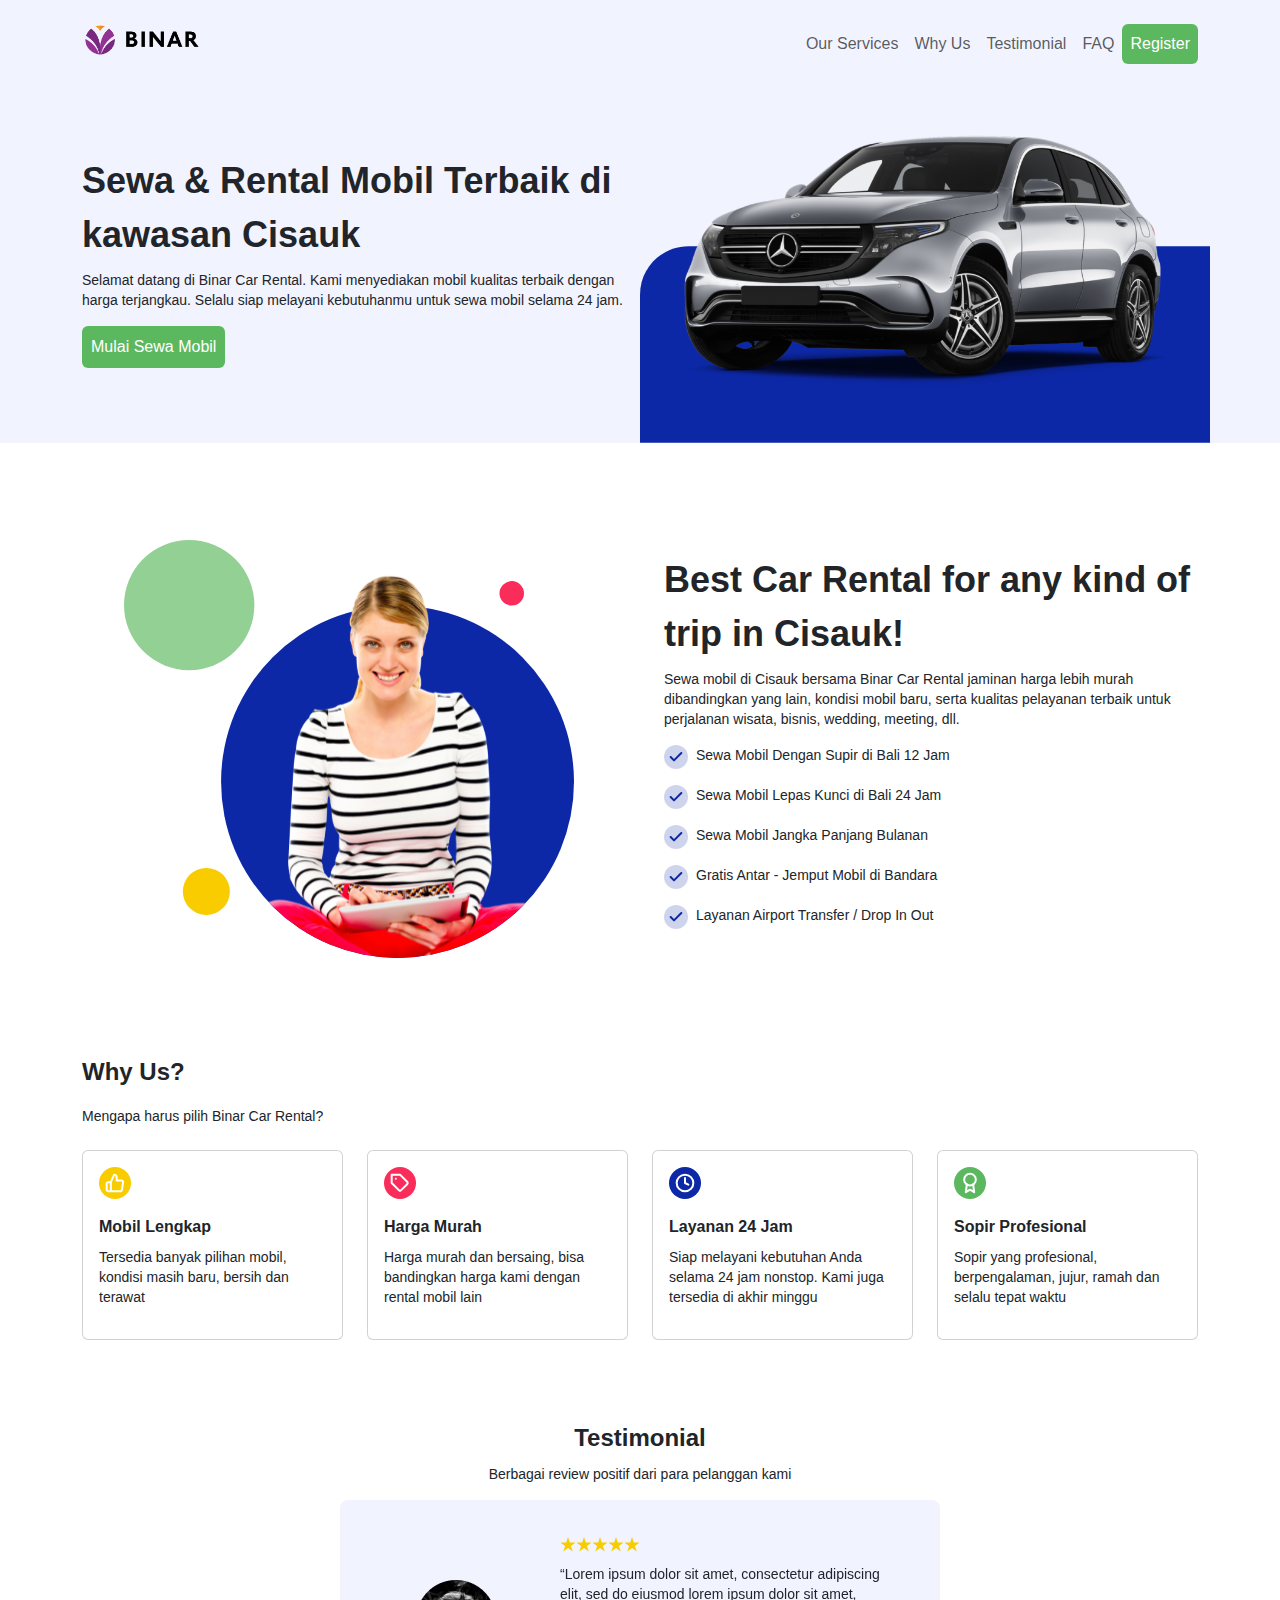
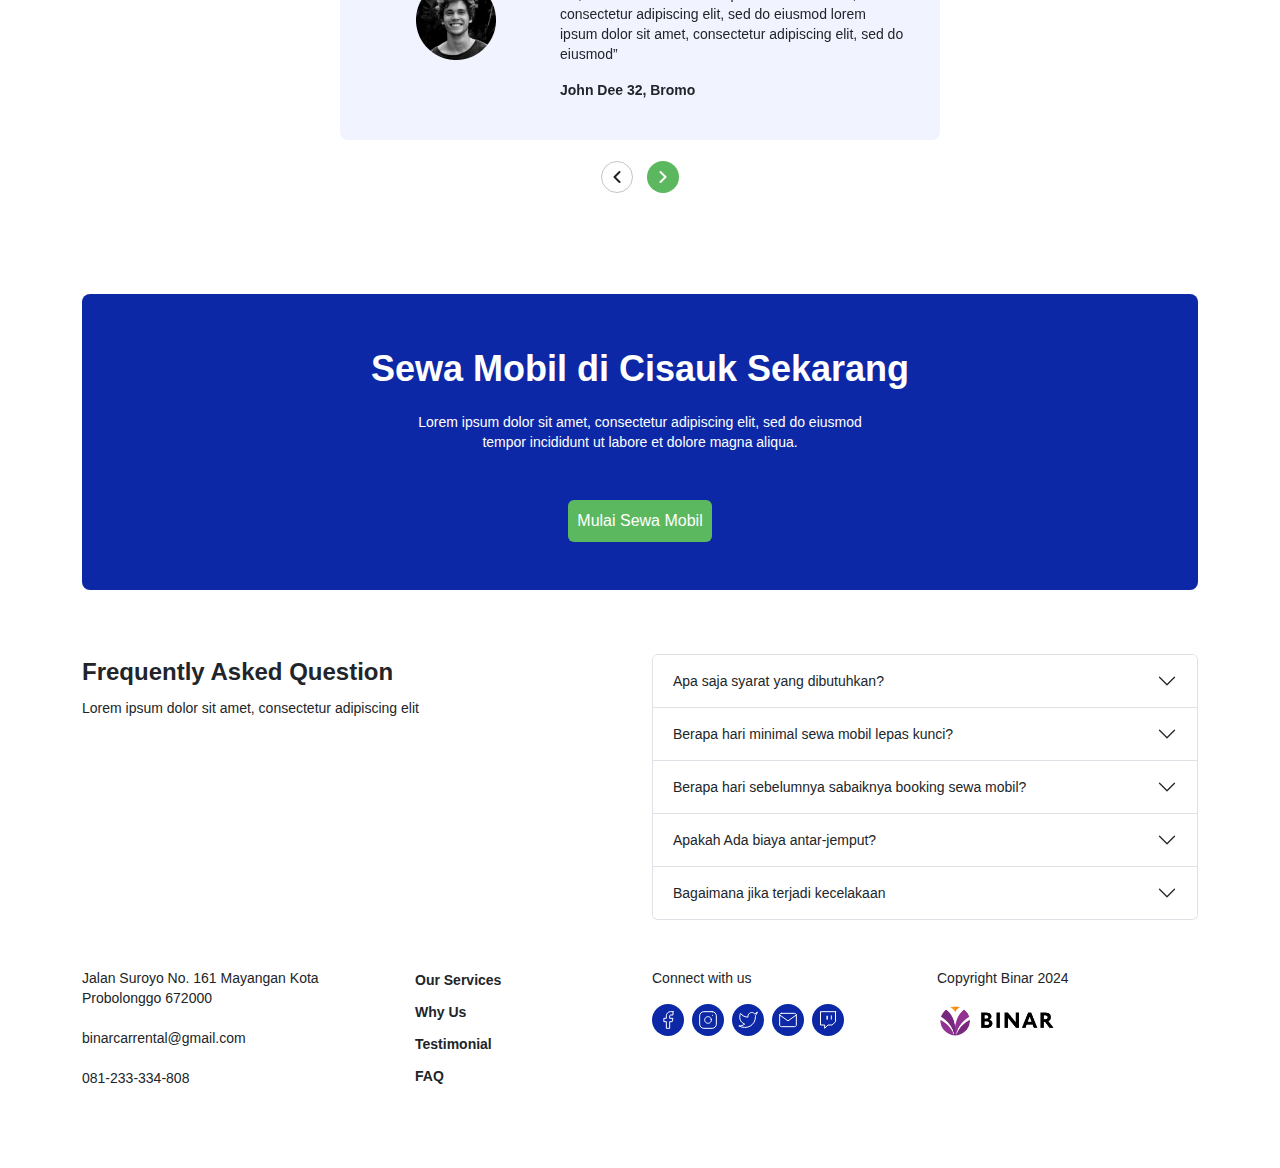
<file: public/index.html>
<!DOCTYPE html>
<html lang="en">

<head>
    <meta charset="UTF-8">
    <meta name="viewport" content="width=device-width, initial-scale=1.0">
    <link rel="stylesheet" href="css/style.css">
    <link href="https://cdn.jsdelivr.net/npm/bootstrap@5.3.3/dist/css/bootstrap.min.css" rel="stylesheet"
        integrity="sha384-QWTKZyjpPEjISv5WaRU9OFeRpok6YctnYmDr5pNlyT2bRjXh0JMhjY6hW+ALEwIH" crossorigin="anonymous">
    <title>Binar Car Rental</title>
</head>

<body>
    <!-- hero-container -->
    <section id="hero-container" style="background-color: #F1F3FF">
        <!-- navbar -->
        <nav class="navbar navbar-expand-md py-3">
            <div class="container">
                <a class="navbar-brand" href="#"><img src="images/logo.png" alt="Logo" width="120" height="34"></a>
                <button class="navbar-toggler" type="button" data-bs-toggle="offcanvas"
                    data-bs-target="#offcanvasNavbar" aria-controls="offcanvasNavbar" aria-label="Toggle navigation">
                    <span class="navbar-toggler-icon"></span>
                </button>
                <div class="offcanvas offcanvas-end pt-2" tabindex="-1" id="offcanvasNavbar"
                    aria-labelledby="offcanvasNavbarLabel" style="width: 50%;">
                    <div class="offcanvas-header">
                        <h5 class="offcanvas-title" id="offcanvasNavbarLabel">BCR</h5>
                        <button type="button" class="btn-close" data-bs-dismiss="offcanvas" aria-label="Close"></button>
                    </div>
                    <div class="offcanvas-body">
                        <ul class="navbar-nav ms-auto">
                            <li class="nav-item">
                                <a class="nav-link" href="#services">Our Services</a>
                            </li>
                            <li class="nav-item">
                                <a class="nav-link" href="#whyus">Why Us</a>
                            </li>
                            <li class="nav-item">
                                <a class="nav-link" href="#testi">Testimonial</a>
                            </li>
                            <li class="nav-item">
                                <a class="nav-link" href="#faq">FAQ</a>
                            </li>
                            <li class="nav-item">
                                <a href="#regist" style="text-decoration: none;">
                                    <button type="button" class="nav-link" style="
                                    color: white;
                                    background-color: #5CB85F;
                                    padding: 8px;
                                    border-radius: 6px;
                                ">Register</button>
                                </a>
                            </li>
                        </ul>
                    </div>
                </div>
            </div>
        </nav>
        <!-- main-section -->
        <div class="container col-xxl-8">
            <div class="row flex-row justify-content-end align-items-center">
                <div class="col-md-6">
                    <h1 class="title">Sewa & Rental Mobil Terbaik di kawasan
                        Cisauk</h1>
                    <p class="custom-paragraf">Selamat datang di Binar Car Rental. Kami menyediakan mobil kualitas
                        terbaik
                        dengan harga terjangkau. Selalu siap melayani kebutuhanmu untuk sewa mobil selama 24 jam.
                    </p>
                    <div class="d-grid gap-2 d-md-flex justify-content-start">
                        <a href="cari-mobil.html" style="text-decoration: none;">
                            <button type="button" class="btn" style="
                            color: white;
                            background-color: #5CB85F;
                            padding: 8px;
                            border-radius: 6px;
                        ">Mulai Sewa Mobil</button>
                        </a>
                    </div>
                </div>
                <div class="col-10 col-sm-8 col-md-6" style="background-image: url('images/bgmobil.svg');
                    background-repeat: no-repeat;
                    background-position: bottom;
                    background-size: contain;">
                    <img src="images/mobil.png" class="d-block mx-md-auto img-fluid flip-image" alt="Bootstrap Themes"
                        width="700" height="500">
                </div>
            </div>
        </div>
    </section>

    <!-- ourservices -->
    <section id="services">
        <div class="container-fluid col-xxl-8 px-4 py-5">
            <div class="container">
                <div class="row flex-md-row align-items-center g-5 py-5">
                    <div class="col-10 col-sm-8 col-md-6">
                        <img src="images/service.svg" class="d-block mx-auto img-fluid" alt="Bootstrap Themes"
                            width="450" height="450" loading="lazy">
                    </div>
                    <div class="col-md-6">
                        <h1 class="title">Best Car Rental for any kind of trip in
                            Cisauk!</h1>
                        <p class="custom-paragraf">Sewa mobil di Cisauk bersama Binar Car Rental jaminan harga lebih
                            murah
                            dibandingkan yang lain, kondisi mobil baru, serta kualitas pelayanan terbaik untuk
                            perjalanan
                            wisata, bisnis, wedding, meeting, dll.</p>
                        <ul class="list-unstyled custom-paragraf">
                            <li class="mb-3"><img src="images/check.svg"><span class="ms-2">Sewa Mobil Dengan Supir di
                                    Bali
                                    12 Jam</span>
                            </li>
                            <li class="mb-3"><img src="images/check.svg"><span class="ms-2">Sewa Mobil Lepas Kunci di
                                    Bali
                                    24 Jam</span>
                            </li>
                            <li class="mb-3"><img src="images/check.svg"><span class="ms-2">Sewa Mobil Jangka Panjang
                                    Bulanan</span></li>
                            <li class="mb-3"><img src="images/check.svg"><span class="ms-2">Gratis Antar - Jemput Mobil
                                    di
                                    Bandara</span>
                            </li>
                            <li class="mb-3"><img src="images/check.svg"><span class="ms-2">Layanan Airport Transfer /
                                    Drop
                                    In Out</span>
                            </li>
                        </ul>
                    </div>
                </div>
            </div>
        </div>
    </section>

    <!-- whyus -->
    <section id="whyus">
        <div class="container">
            <div class="text-md-start text-center">
                <h1 class="custom-subtitle">Why Us?</h1>
                <p class="custom-paragraf py-2">Mengapa harus pilih Binar Car Rental?</p>
            </div>
            <div class="row my-3">
                <div class="col-md-3">
                    <div class="card mb-3">
                        <div class="card-body">
                            <img class="mb-3" src="images/complete.svg" alt="complete">
                            <h5 class="custom-card-title">Mobil Lengkap</h5>
                            <p class="custom-paragraf">Tersedia banyak pilihan mobil, kondisi masih baru, bersih dan
                                terawat
                            </p>
                        </div>
                    </div>
                </div>
                <div class="col-md-3">
                    <div class="card mb-3">
                        <div class="card-body">
                            <img class="mb-3" src="images/price.svg" alt="price">
                            <h5 class="custom-card-title">Harga Murah</h5>
                            <p class="custom-paragraf">Harga murah dan bersaing, bisa bandingkan harga kami dengan
                                rental
                                mobil lain</p>
                        </div>
                    </div>
                </div>
                <div class="col-md-3">
                    <div class="card mb-3">
                        <div class="card-body">
                            <img class="mb-3" src="images/24hours.svg" alt="24hours">
                            <h5 class="custom-card-title">Layanan 24 Jam</h5>
                            <p class="custom-paragraf">Siap melayani kebutuhan Anda selama 24 jam nonstop. Kami juga
                                tersedia di akhir minggu</p>
                        </div>
                    </div>
                </div>
                <div class="col-md-3">
                    <div class="card mb-3">
                        <div class="card-body">
                            <img class="mb-3" src="images/professional.svg" alt="professional">
                            <h5 class="custom-card-title">Sopir Profesional</h5>
                            <p class="custom-paragraf">Sopir yang profesional, berpengalaman, jujur, ramah dan selalu
                                tepat
                                waktu</p>
                        </div>
                    </div>
                </div>
            </div>
        </div>
    </section>

    <!-- testimonial -->
    <section id="testi" class="py-5">
        <h1 class="custom-subtitle text-center">Testimonial</h1>
        <p class="custom-paragraf text-center">Berbagai review positif dari para pelanggan kami</p>
        <div class="mx-3">
            <div id="carouselExampleAutoplaying" class="container carousel slide" data-bs-ride="carousel"
                style="max-width: 600px; background-color: #F1F3FF; border-radius: 8px;">
                <div class="carousel-inner">
                    <div class="carousel-item p-4 active">
                        <div class="row">
                            <div class="col-md-4 align-self-center text-center">
                                <img src="images/person1.png" alt="person1">
                            </div>
                            <div class="col">
                                <div class="text-md-start text-center py-2">
                                    <img src="images/rate.svg" alt="Rate">
                                </div>
                                <p class="custom-paragraf">“Lorem ipsum dolor sit amet, consectetur adipiscing elit, sed
                                    do
                                    eiusmod lorem ipsum dolor sit amet, consectetur adipiscing elit, sed do eiusmod
                                    lorem
                                    ipsum dolor sit amet, consectetur adipiscing elit, sed do eiusmod”</p>
                                <p class="custom-paragraf-bold">John Dee 32, Bromo</p>
                            </div>
                        </div>
                    </div>
                    <div class="carousel-item p-4">
                        <div class="row">
                            <div class="col-md-4 align-self-center text-center">
                                <img src="images/person2.png" alt="person2">
                            </div>
                            <div class="col">
                                <div class="text-md-start text-center py-2">
                                    <img src="images/rate.svg" alt="Rate">
                                </div>
                                <p class="custom-paragraf">“Lorem ipsum dolor sit amet, consectetur adipiscing elit, sed
                                    do
                                    eiusmod lorem ipsum dolor sit amet, consectetur adipiscing elit, sed do eiusmod
                                    lorem
                                    ipsum dolor sit amet, consectetur adipiscing elit, sed do eiusmod”</p>
                                <p class="custom-paragraf-bold">John Dee 32, Bromo</p>
                            </div>
                        </div>
                    </div>
                    <div class="carousel-item p-4">
                        <div class="row">
                            <div class="col-md-4 align-self-center text-center">
                                <img src="images/person1.png" alt="person1">
                            </div>
                            <div class="col">
                                <div class="text-md-start text-center py-2">
                                    <img src="images/rate.svg" alt="Rate">
                                </div>
                                <p class="custom-paragraf">“Lorem ipsum dolor sit amet, consectetur adipiscing elit, sed
                                    do
                                    eiusmod lorem ipsum dolor sit amet, consectetur adipiscing elit, sed do eiusmod
                                    lorem
                                    ipsum dolor sit amet, consectetur adipiscing elit, sed do eiusmod”</p>
                                <p class="custom-paragraf-bold">John Dee 32, Bromo</p>
                            </div>
                        </div>
                    </div>
                </div>
            </div>
            <div class="carousel-controls text-center mt-3">
                <button class="carousel-control btn p-1" type="button" data-bs-target="#carouselExampleAutoplaying"
                    data-bs-slide="prev">
                    <img src="images/arrowleft.svg" alt="Arrow Left">
                </button>
                <button class="carousel-control btn p-1" type="button" data-bs-target="#carouselExampleAutoplaying"
                    data-bs-slide="next">
                    <img src="images/arrowright.svg" alt="Arrow Right">
                </button>
            </div>
        </div>
    </section>

    <!-- cta-banner -->
    <section id="banner">
        <div class="container my-5" width="900" height="380">
            <div class="p-5 text-center rounded-3" style="background-color: #0D28A6;">
                <h1 class="title text-white mb-3">Sewa Mobil di Cisauk Sekarang</h1>
                <p class="custom-paragraf text-white mb-5">Lorem ipsum dolor sit amet, consectetur adipiscing elit, sed
                    do
                    eiusmod <br>tempor
                    incididunt ut labore et dolore magna aliqua. </p>
                <div class="d-grid gap-2 d-md-flex justify-content-center">
                    <a href="cari-mobil.html" style="text-decoration: none;">
                        <button type="button" class="btn" style="
                        color: white;
                        background-color: #5CB85F;
                        padding: 8px;
                        border-radius: 6px;
                    ">Mulai Sewa Mobil</button>
                    </a>
                </div>
            </div>
        </div>
        </div>
    </section>

    <!-- FAQ -->
    <section id="faq">
        <div class="container-fluid mt-5">
            <div class="container">
                <div class="row">
                    <div class="col-md-6 mt-3">
                        <h1 class="custom-subtitle justify-content-start">Frequently Asked Question</h1>
                        <p class="custom-paragraf">Lorem ipsum dolor sit amet, consectetur adipiscing elit</p>
                    </div>
                    <div class="col-md-6 mt-3">
                        <div class="accordion" id="accordionExample">
                            <div class="accordion-item">
                                <h2 class="accordion-header">
                                    <button class="accordion-button collapsed" type="button" data-bs-toggle="collapse"
                                        data-bs-target="#collapseOne" aria-expanded="true" aria-controls="collapseOne">
                                        <span class="custom-paragraf">Apa saja syarat yang dibutuhkan?</span>
                                    </button>
                                </h2>
                                <div id="collapseOne" class="accordion-collapse collapse"
                                    data-bs-parent="#accordionExample">
                                    <div class="accordion-body custom-paragraf">
                                        <p>Lorem ipsum dolor sit amet, consectetur adipiscing elit, sed do eiusmod
                                            tempor
                                            incididunt ut labore et dolore magna aliqua. </p>
                                    </div>
                                </div>
                            </div>
                            <div class="accordion-item">
                                <h2 class="accordion-header">
                                    <button class="accordion-button collapsed" type="button" data-bs-toggle="collapse"
                                        data-bs-target="#collapseTwo" aria-expanded="false" aria-controls="collapseTwo">
                                        <span class="custom-paragraf">Berapa hari minimal sewa mobil lepas kunci?</span>
                                    </button>
                                </h2>
                                <div id="collapseTwo" class="accordion-collapse collapse"
                                    data-bs-parent="#accordionExample">
                                    <div class="accordion-body custom-paragraf">
                                        <p>Lorem ipsum dolor sit amet, consectetur adipiscing elit, sed do eiusmod
                                            tempor
                                            incididunt ut labore et dolore magna aliqua. </p>
                                    </div>
                                </div>
                            </div>
                            <div class="accordion-item">
                                <h2 class="accordion-header">
                                    <button class="accordion-button collapsed" type="button" data-bs-toggle="collapse"
                                        data-bs-target="#collapseThree" aria-expanded="false"
                                        aria-controls="collapseThree">
                                        <span class="custom-paragraf">Berapa hari sebelumnya sabaiknya booking sewa
                                            mobil?</span>
                                    </button>
                                </h2>
                                <div id="collapseThree" class="accordion-collapse collapse"
                                    data-bs-parent="#accordionExample">
                                    <div class="accordion-body custom-paragraf">
                                        <p>Lorem ipsum dolor sit amet, consectetur adipiscing elit, sed do eiusmod
                                            tempor
                                            incididunt ut labore et dolore magna aliqua. </p>
                                    </div>
                                </div>
                            </div>
                            <div class="accordion-item">
                                <h2 class="accordion-header">
                                    <button class="accordion-button collapsed" type="button" data-bs-toggle="collapse"
                                        data-bs-target="#collapseFour" aria-expanded="false"
                                        aria-controls="collapseFour">
                                        <span class="custom-paragraf">Apakah Ada biaya antar-jemput?</span>
                                    </button>
                                </h2>
                                <div id="collapseFour" class="accordion-collapse collapse"
                                    data-bs-parent="#accordionExample">
                                    <div class="accordion-body custom-paragraf">
                                        <p>Lorem ipsum dolor sit amet, consectetur adipiscing elit, sed do eiusmod
                                            tempor
                                            incididunt ut labore et dolore magna aliqua. </p>
                                    </div>
                                </div>
                            </div>
                            <div class="accordion-item">
                                <h2 class="accordion-header">
                                    <button class="accordion-button collapsed" type="button" data-bs-toggle="collapse"
                                        data-bs-target="#collapseFive" aria-expanded="false"
                                        aria-controls="collapseFive">
                                        <span class="custom-paragraf">Bagaimana jika terjadi kecelakaan</span>
                                    </button>
                                </h2>
                                <div id="collapseFive" class="accordion-collapse collapse"
                                    data-bs-parent="#accordionExample">
                                    <div class="accordion-body custom-paragraf">
                                        <p>Lorem ipsum dolor sit amet, consectetur adipiscing elit, sed do eiusmod
                                            tempor
                                            incididunt ut labore et dolore magna aliqua. </p>
                                    </div>
                                </div>
                            </div>
                        </div>
                    </div>
                </div>
            </div>
        </div>
    </section>

    <!-- footer -->
    <section id="footer">
        <div class="container">
            <footer class="row my-5">
                <div class="col-md-3 mb-3">
                    <p class="custom-paragraf">Jalan Suroyo No. 161 Mayangan Kota Probolonggo 672000
                        <br /><br />binarcarrental@gmail.com <br /><br />081-233-334-808
                    </p>
                </div>
                <div class="col-md-3 mb-3">
                    <ul class="navbar-nav flex-column ms-md-5">
                        <li class="nav-item mb-2">
                            <a href="#services" class="pt-0 custom-paragraf-bold">Our Services</a>
                        </li>
                        <li class="nav-item mb-2">
                            <a href="#whyus" class="pt-0 custom-paragraf-bold">Why Us</a>
                        </li>
                        <li class="nav-item mb-2">
                            <a href="#testi" class="pt-0 custom-paragraf-bold">Testimonial</a>
                        </li>
                        <li class="nav-item mb-2">
                            <a href="#faq" class="pt-0 custom-paragraf-bold">FAQ</a>
                        </li>
                    </ul>
                </div>
                <div class="col-md-3 mb-3">
                    <p align="justify" class="custom-paragraf">Connect with us</p>
                    <ul class="nav gap-2">
                        <li class="nav-item">
                            <a href="https://www.facebook.com" target="_blank" class="nav-link p-0">
                                <img src="images/facebook.svg" alt="facebook">
                            </a>
                        </li>
                        <li class="nav-item">
                            <a href="https://www.instagram.com" target="_blank" class="nav-link p-0">
                                <img src="images/instagram.svg" alt="Instagram">
                            </a>
                        </li>
                        <li class="nav-item">
                            <a href="https://www.twitter.com" target="_blank" class="nav-link p-0">
                                <img src="images/twitter.svg" alt="Twitter">
                            </a>
                        </li>
                        <li class="nav-item">
                            <a href="https://www.gmail.com" target="_blank" class="nav-link p-0">
                                <img src="images/gmail.svg" alt="Gmail">
                            </a>
                        </li>
                        <li class="nav-item">
                            <a href="https://www.twitch.com" target="_blank" class="nav-link p-0">
                                <img src="images/twitch.svg" alt="Twitch">
                            </a>
                        </li>
                    </ul>
                </div>
                <div class="col-md-3 mb-3">
                    <p align="justify" class="custom-paragraf">Copyright Binar 2024</p>
                    <img src="images/logo.png" alt="Logo" width="120" height="34">
                </div>
            </footer>
        </div>
    </section>

    <script src="https://cdn.jsdelivr.net/npm/bootstrap@5.3.3/dist/js/bootstrap.bundle.min.js"
        integrity="sha384-YvpcrYf0tY3lHB60NNkmXc5s9fDVZLESaAA55NDzOxhy9GkcIdslK1eN7N6jIeHz"
        crossorigin="anonymous"></script>
</body>

</html>
</file>
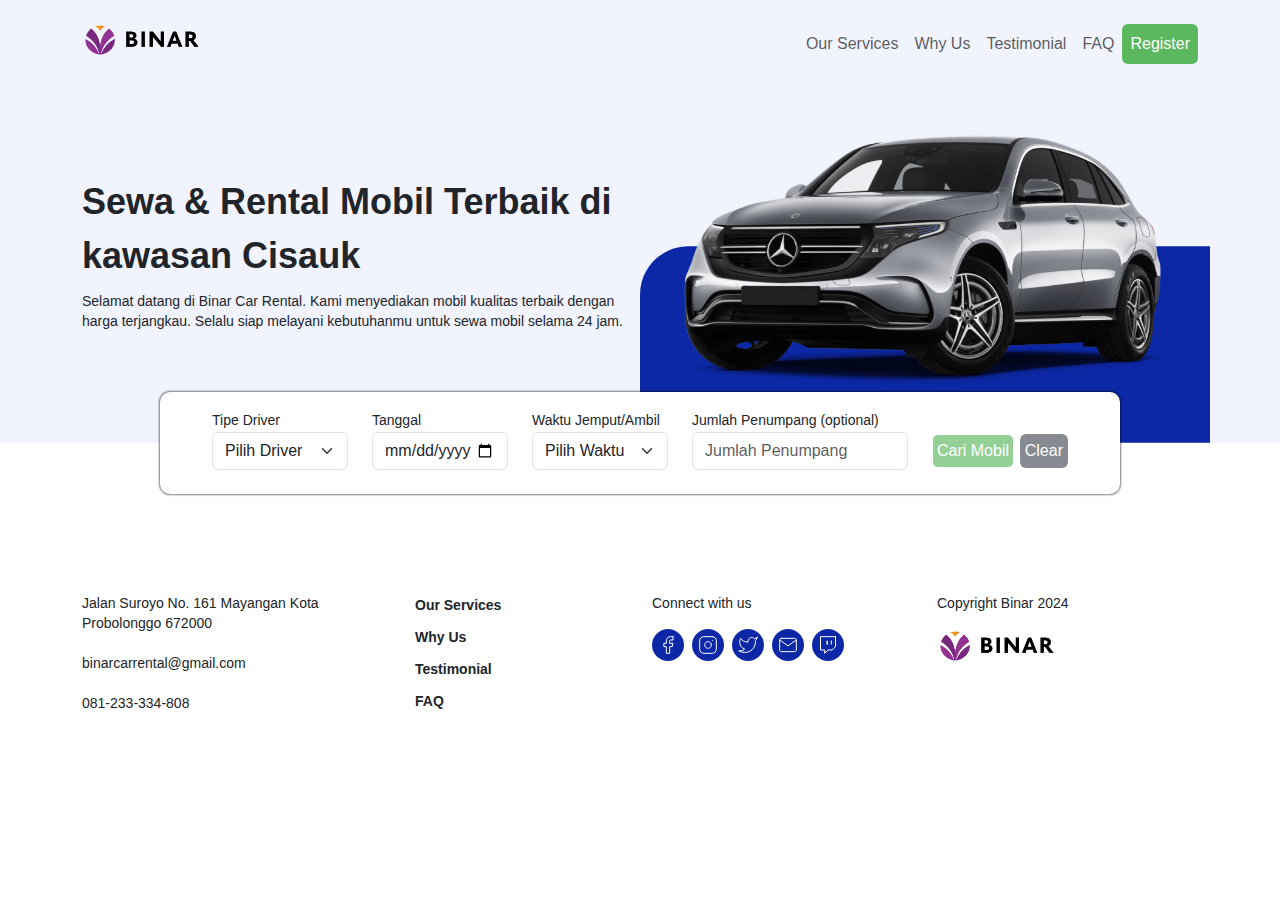
<file: public/cari-mobil.html>
<!DOCTYPE html>
<html lang="en">

<head>
    <meta charset="UTF-8">
    <meta name="viewport" content="width=device-width, initial-scale=1.0">
    <link rel="stylesheet" href="css/style.css">
    <link href="https://cdn.jsdelivr.net/npm/bootstrap@5.3.3/dist/css/bootstrap.min.css" rel="stylesheet"
        integrity="sha384-QWTKZyjpPEjISv5WaRU9OFeRpok6YctnYmDr5pNlyT2bRjXh0JMhjY6hW+ALEwIH" crossorigin="anonymous">
    <title>Binar Car Rental</title>
    <style>
        /* search */
        .search-container {
            position: relative;
            transform: translateY(-50%);
            border-radius: 10px;
            box-shadow: 0 0 2px 1px rgba(0, 0, 0, 0.5);
        }

        @media (max-width: 767px) {
            .search-container {
                position: relative;
                transform: translateY(5%);
                width: 100%;
            }
        }

        .card-image {
            width: 100%;
            height: 200px;
            object-fit: cover;
        }

        .user-icon {
            width: 1.2em;
            height: 1.2em;
            vertical-align: middle;
            margin-right: 5px;
        }
    </style>
</head>

<body>
    <!-- hero-container -->
    <section id="hero-container" style="background-color: #F1F3FF">
        <!-- navbar -->
        <nav class="navbar navbar-expand-md py-3">
            <div class="container">
                <a class="navbar-brand" href="#"><img src="images/logo.png" alt="Logo" width="120" height="34"></a>
                <button class="navbar-toggler" type="button" data-bs-toggle="offcanvas"
                    data-bs-target="#offcanvasNavbar" aria-controls="offcanvasNavbar" aria-label="Toggle navigation">
                    <span class="navbar-toggler-icon"></span>
                </button>
                <div class="offcanvas offcanvas-end pt-2" tabindex="-1" id="offcanvasNavbar"
                    aria-labelledby="offcanvasNavbarLabel" style="width: 50%;">
                    <div class="offcanvas-header">
                        <h5 class="offcanvas-title" id="offcanvasNavbarLabel">BCR</h5>
                        <button type="button" class="btn-close" data-bs-dismiss="offcanvas" aria-label="Close"></button>
                    </div>
                    <div class="offcanvas-body">
                        <ul class="navbar-nav ms-auto">
                            <li class="nav-item">
                                <a class="nav-link" href="index.html#services">Our Services</a>
                            </li>
                            <li class="nav-item">
                                <a class="nav-link" href="index.html#whyus">Why Us</a>
                            </li>
                            <li class="nav-item">
                                <a class="nav-link" href="index.html#testi">Testimonial</a>
                            </li>
                            <li class="nav-item">
                                <a class="nav-link" href="index.html#faq">FAQ</a>
                            </li>
                            <li class="nav-item">
                                <a href="#regist" style="text-decoration: none;">
                                    <button type="button" class="nav-link" style="
                                    color: white;
                                    background-color: #5CB85F;
                                    padding: 8px;
                                    border-radius: 6px;
                                ">Register</button>
                                </a>
                            </li>
                        </ul>
                    </div>
                </div>
            </div>
        </nav>
        <!-- main-section -->
        <div class="container col-xxl-8">
            <div class="row flex-row justify-content-end align-items-center">
                <div class="col-md-6">
                    <h1 class="title">Sewa & Rental Mobil Terbaik di kawasan
                        Cisauk</h1>
                    <p class="custom-paragraf">Selamat datang di Binar Car Rental. Kami menyediakan mobil kualitas
                        terbaik
                        dengan harga terjangkau. Selalu siap melayani kebutuhanmu untuk sewa mobil selama 24 jam.
                    </p>
                </div>
                <div class="col-10 col-sm-8 col-md-6" style="background-image: url('images/bgmobil.svg');
                    background-repeat: no-repeat;
                    background-position: bottom;
                    background-size: contain;">
                    <img src="images/mobil.png" class="d-block mx-md-auto img-fluid flip-image" alt="Bootstrap Themes"
                        width="700" height="500">
                </div>
            </div>
        </div>
    </section>

    <!-- search-mobil -->
    <section id="search-mobil">
        <div class="search-container container py-3 w-75" style="background-color: #FFFFFF;">
            <form action="#" method="get" class="row justify-content-center align-items-center">
                <div class="col-md-2 mb-2">
                    <label for="driver" class="custom-paragraf">Tipe Driver</label>
                    <select id="driver" class="form-select custom-paragraf" aria-label="Default select example">
                        <option value="" selected disabled>Pilih Driver</option>
                        <option value="1">Dengan Sopir</option>
                        <option value="2">Tanpa Sopir (Lepas Kunci)</option>
                    </select>
                </div>
                <div class="col-md-2 mb-2">
                    <div>
                        <label for="rentalDate" class="custom-paragraf">Tanggal</label>
                        <input class="form-control" type="date" id="rentalDate">
                    </div>
                </div>
                <div class="col-md-2 mb-2">
                    <label for="timeInput" class="custom-paragraf">Waktu Jemput/Ambil</label>
                    <select id="timeInput" class="form-select custom-paragraf" aria-label="Default select example">
                        <option value="" selected disabled>Pilih Waktu</option>
                        <option value="1">08.00 WIB</option>
                        <option value="2">09.00 WIB</option>
                        <option value="3">10.00 WIB</option>
                        <option value="4">11.00 WIB</option>
                        <option value="5">12.00 WIB</option>
                    </select>
                </div>
                <div class="col-md-3 mb-2">
                    <div>
                        <label for="passengerInput" class="custom-paragraf">Jumlah Penumpang (optional)</label>
                        <input class="form-control" id="passengerInput" type="number" min="1"
                            placeholder="Jumlah Penumpang">
                    </div>
                </div>
                <div class="col-md-2 mb-2">
                    <div class="d-md-flex gap-1 justify-content-between">
                        <a href="#" style="text-decoration: none;">
                            <button id="searchButton" onclick="filterCars()" type="button" class="btn mt-md-4" style="
                            color: white;
                            background-color: #5CB85F;
                            padding: 4px;
                            border-radius: 6px;
                        ">Cari Mobil</button>
                        </a>
                        <button id="clear-btn" type="button" class="btn mt-md-4" style="
                            color: white;
                            background-color: #888A92;
                            padding: 4px;
                            border-radius: 6px;
                        ">Clear</button>
                    </div>
                </div>
            </form>
        </div>
    </section>

    <!-- card-mobil -->
    <section id="card-mobil">
        <div class="container">
            <div class="row row-cols-md-3 my-md-0 my-5" id="cars-container">
            </div>

        </div>
    </section>

    <!-- footer -->
    <section id="footer">
        <div class="container">
            <footer class="row my-5">
                <div class="col-md-3 mb-3">
                    <p class="custom-paragraf">Jalan Suroyo No. 161 Mayangan Kota Probolonggo 672000
                        <br /><br />binarcarrental@gmail.com <br /><br />081-233-334-808
                    </p>
                </div>
                <div class="col-md-3 mb-3">
                    <ul class="navbar-nav flex-column ms-md-5">
                        <li class="nav-item mb-2">
                            <a href="index.html#services" class="pt-0 custom-paragraf-bold">Our Services</a>
                        </li>
                        <li class="nav-item mb-2">
                            <a href="index.html#whyus" class="pt-0 custom-paragraf-bold">Why Us</a>
                        </li>
                        <li class="nav-item mb-2">
                            <a href="index.html#testi" class="pt-0 custom-paragraf-bold">Testimonial</a>
                        </li>
                        <li class="nav-item mb-2">
                            <a href="#faq" class="pt-0 custom-paragraf-bold">FAQ</a>
                        </li>
                    </ul>
                </div>
                <div class="col-md-3 mb-3">
                    <p align="justify" class="custom-paragraf">Connect with us</p>
                    <ul class="nav gap-2">
                        <li class="nav-item">
                            <a href="https://www.facebook.com" target="_blank" class="nav-link p-0">
                                <img src="images/facebook.svg" alt="facebook">
                            </a>
                        </li>
                        <li class="nav-item">
                            <a href="https://www.instagram.com" target="_blank" class="nav-link p-0">
                                <img src="images/instagram.svg" alt="Instagram">
                            </a>
                        </li>
                        <li class="nav-item">
                            <a href="https://www.twitter.com" target="_blank" class="nav-link p-0">
                                <img src="images/twitter.svg" alt="Twitter">
                            </a>
                        </li>
                        <li class="nav-item">
                            <a href="https://www.gmail.com" target="_blank" class="nav-link p-0">
                                <img src="images/gmail.svg" alt="Gmail">
                            </a>
                        </li>
                        <li class="nav-item">
                            <a href="https://www.twitch.com" target="_blank" class="nav-link p-0">
                                <img src="images/twitch.svg" alt="Twitch">
                            </a>
                        </li>
                    </ul>
                </div>
                <div class="col-md-3 mb-3">
                    <p align="justify" class="custom-paragraf">Copyright Binar 2024</p>
                    <img src="images/logo.png" alt="Logo" width="120" height="34">
                </div>
            </footer>
        </div>
    </section>

    <script type="text/javascript" src="./scripts/binar.js"></script>
    <script type="text/javascript" src="./scripts/app.example.js"></script>
    <script type="text/javascript" src="./scripts/car.example.js"></script>
    <script type="text/javascript" src="./scripts/main.example.js"></script>

    <script src="https://cdn.jsdelivr.net/npm/bootstrap@5.3.3/dist/js/bootstrap.bundle.min.js"
        integrity="sha384-YvpcrYf0tY3lHB60NNkmXc5s9fDVZLESaAA55NDzOxhy9GkcIdslK1eN7N6jIeHz"
        crossorigin="anonymous"></script>
</body>

</html>
</file>
<file: public/css/style.css>
* {
    font-family: 'Helvetica';
}

.title{
    font-size: 36px;
    font-weight: 700;
    line-height: 54px;
}

.custom-paragraf{
    font-size: 14px;
    font-weight: 300;
    line-height: 20px;
}

.flip-image{
    transform: scaleX(-1);
}

.custom-card-title{
    font-size: 16px;
    font-weight: 700;
    line-height: 24px;
}

.custom-subtitle{
    font-size: 24px;
    font-weight: 700;
    line-height: 36px;
}

.custom-paragraf-bold{
    font-size: 14px;
    font-weight: 600;
    line-height: 20px;
    text-decoration: none;
    color: #212529;
}
</file>
